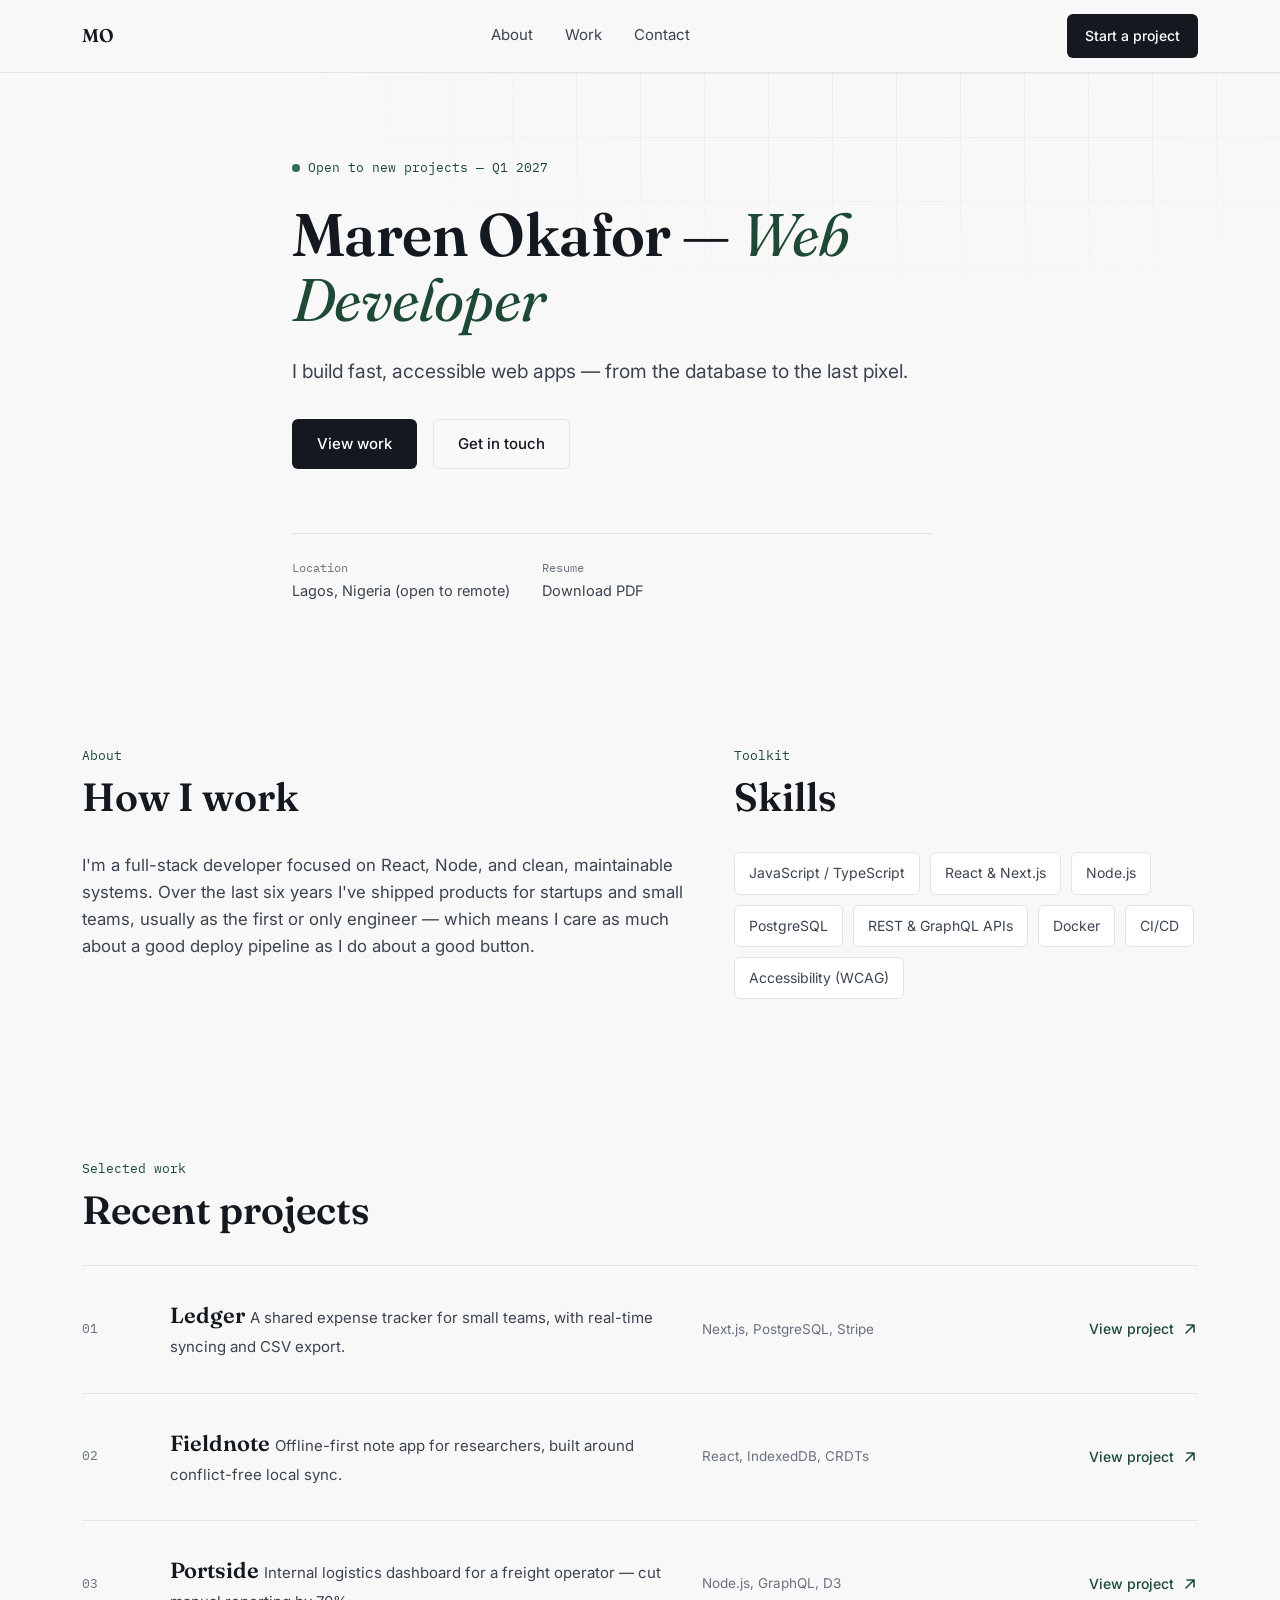
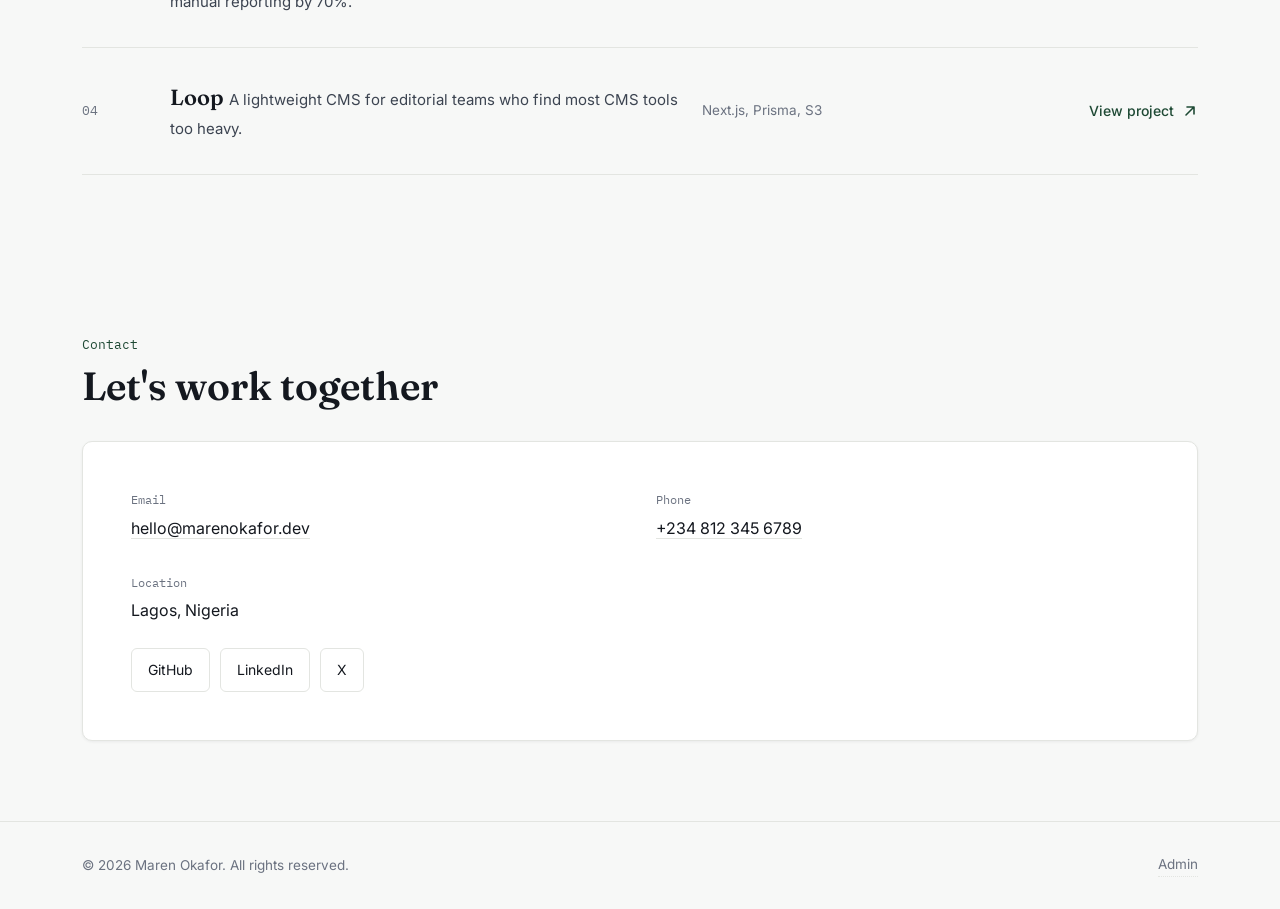
<file: portfolio-site/portfolio/index.html>
<!doctype html>
<html lang="en">
<head>
  <meta charset="UTF-8" />
  <meta name="viewport" content="width=device-width, initial-scale=1, viewport-fit=cover" />
  <title>Web Developer Portfolio</title>
  <meta name="description" content="Portfolio of a full-stack web developer — selected projects, skills, and contact details." />
  <link rel="preconnect" href="https://fonts.googleapis.com">
  <link rel="preconnect" href="https://fonts.gstatic.com" crossorigin>
  <link href="https://fonts.googleapis.com/css2?family=Fraunces:ital,wght@0,500;0,600;1,400&family=Inter:wght@400;500;600&family=IBM+Plex+Mono:wght@400;500&display=swap" rel="stylesheet">
  <link rel="stylesheet" href="css/styles.css" />
</head>
<body>
  <a class="skip-link" href="#main">Skip to content</a>

  <header class="site-header">
    <div class="container nav">
      <a href="#top" class="nav-mark" id="nav-mark" aria-label="Home">MO</a>
      <nav class="nav-links" aria-label="Primary">
        <a href="#about">About</a>
        <a href="#work">Work</a>
        <a href="#contact">Contact</a>
      </nav>
      <a class="nav-cta" href="#contact">Start a project</a>
      <button class="nav-toggle" id="nav-toggle" aria-label="Open menu" aria-expanded="false" aria-controls="mobile-menu">
        <svg width="20" height="20" viewBox="0 0 20 20" fill="none" aria-hidden="true">
          <path d="M3 5H17M3 10H17M3 15H17" stroke="currentColor" stroke-width="1.6" stroke-linecap="round"/>
        </svg>
      </button>
    </div>
    <div class="container">
      <nav class="mobile-menu" id="mobile-menu" aria-label="Mobile">
        <a href="#about">About</a>
        <a href="#work">Work</a>
        <a href="#contact">Contact</a>
      </nav>
    </div>
  </header>

  <main id="main">
    <section class="hero" id="top">
      <div class="hero-grid" aria-hidden="true"></div>
      <div class="container hero-inner">
        <span class="hero-eyebrow"><span class="dot"></span><span id="hero-availability"></span></span>
        <h1 class="hero-title">
          <span id="hero-name"></span> — <span class="hero-role" id="hero-role"></span>
        </h1>
        <p class="hero-tagline" id="hero-tagline"></p>
        <div class="hero-actions">
          <a class="btn btn-primary" href="#work">View work</a>
          <a class="btn btn-secondary" href="#contact">Get in touch</a>
        </div>
        <div class="hero-meta">
          <div class="hero-meta-item">
            <span class="hero-meta-label">Location</span>
            <span class="hero-meta-value" id="hero-location"></span>
          </div>
          <div class="hero-meta-item">
            <span class="hero-meta-label">Resume</span>
            <span class="hero-meta-value"><a id="hero-resume" href="#">Download PDF</a></span>
          </div>
        </div>
      </div>
    </section>

    <section class="section" id="about">
      <div class="container about-layout">
        <div>
          <div class="section-head">
            <span class="section-kicker">About</span>
            <h2 class="section-title">How I work</h2>
          </div>
          <div class="about-bio" id="about-bio"></div>
        </div>
        <div>
          <div class="section-head">
            <span class="section-kicker">Toolkit</span>
            <h2 class="section-title">Skills</h2>
          </div>
          <ul class="skills-list" id="skills-list"></ul>
        </div>
      </div>
    </section>

    <section class="section" id="work">
      <div class="container">
        <div class="section-head">
          <span class="section-kicker">Selected work</span>
          <h2 class="section-title">Recent projects</h2>
        </div>
        <div class="project-list" id="project-list"></div>
      </div>
    </section>

    <section class="section" id="contact">
      <div class="container">
        <div class="section-head">
          <span class="section-kicker">Contact</span>
          <h2 class="section-title">Let's work together</h2>
        </div>
        <div class="contact-panel">
          <div class="contact-grid">
            <div class="contact-item">
              <span class="contact-label">Email</span>
              <span class="contact-value"><a id="contact-email" href="#"></a></span>
            </div>
            <div class="contact-item">
              <span class="contact-label">Phone</span>
              <span class="contact-value"><a id="contact-phone" href="#"></a></span>
            </div>
            <div class="contact-item">
              <span class="contact-label">Location</span>
              <span class="contact-value" id="contact-location"></span>
            </div>
          </div>
          <div class="social-row" id="social-row"></div>
        </div>
      </div>
    </section>
  </main>

  <footer class="site-footer">
    <div class="container footer-row">
      <span>&copy; <span id="footer-year"></span> <span id="footer-name"></span>. All rights reserved.</span>
      <a class="footer-admin-link" href="admin/">Admin</a>
    </div>
  </footer>

  <script src="js/data.js"></script>
  <script src="js/main.js"></script>
</body>
</html>
</file>
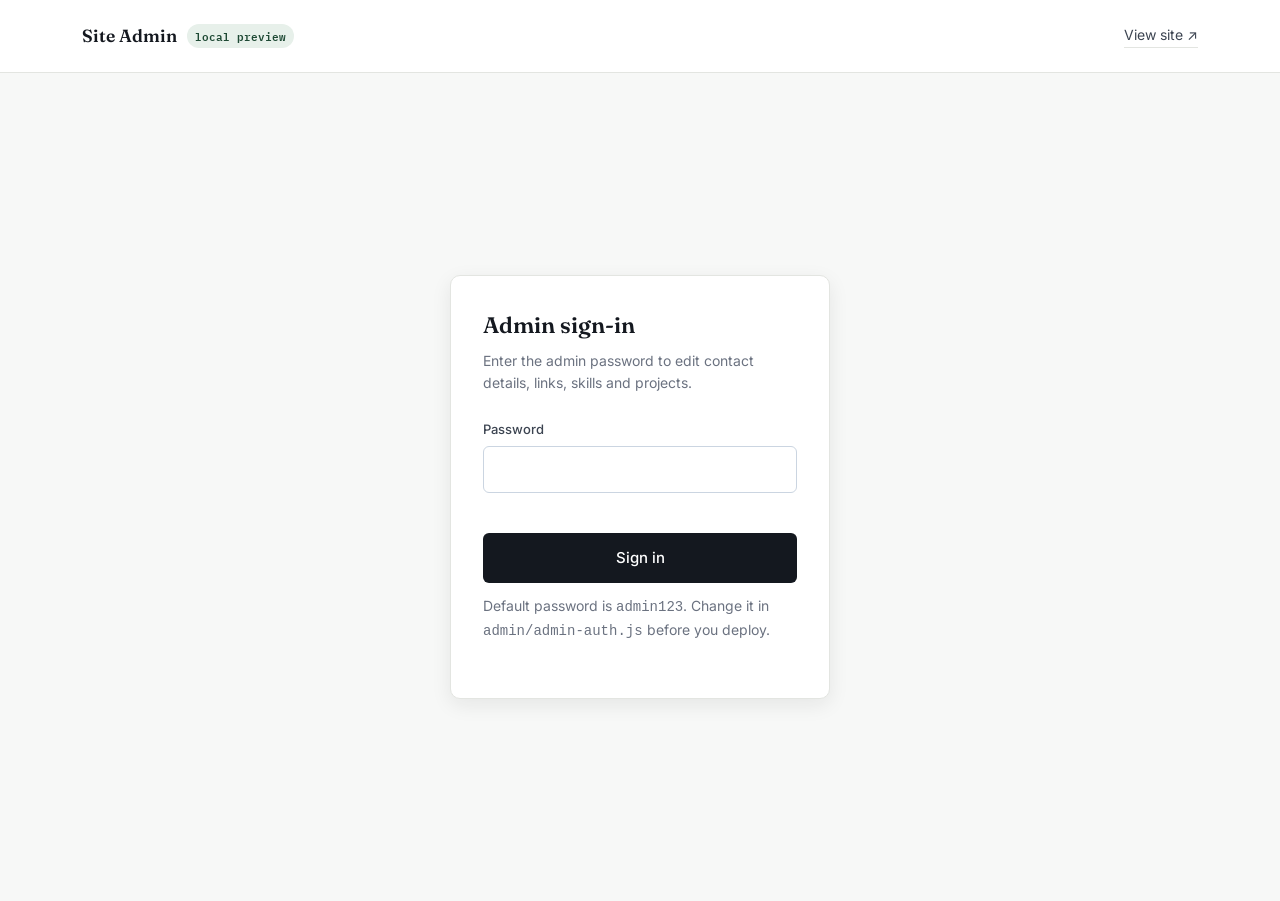
<file: portfolio-site/portfolio/admin/index.html>
<!doctype html>
<html lang="en">
<head>
  <meta charset="UTF-8" />
  <meta name="viewport" content="width=device-width, initial-scale=1, viewport-fit=cover" />
  <title>Admin — Edit site content</title>
  <meta name="robots" content="noindex, nofollow" />
  <link rel="preconnect" href="https://fonts.googleapis.com">
  <link rel="preconnect" href="https://fonts.gstatic.com" crossorigin>
  <link href="https://fonts.googleapis.com/css2?family=Fraunces:ital,wght@0,500;0,600;1,400&family=Inter:wght@400;500;600&family=IBM+Plex+Mono:wght@400;500&display=swap" rel="stylesheet">
  <link rel="stylesheet" href="../css/styles.css" />
  <link rel="stylesheet" href="admin.css" />
</head>
<body>
  <header class="admin-header">
    <div class="container">
      <span class="admin-brand">Site Admin <span class="tag">local preview</span></span>
      <div class="admin-header-actions">
        <a class="admin-link" href="../index.html" target="_blank" rel="noopener">View site ↗</a>
        <button class="admin-link" id="logout-btn" style="display:none; border:none; background:none; cursor:pointer;">Log out</button>
      </div>
    </div>
  </header>

  <!-- Login gate -->
  <section class="login-screen" id="login-screen">
    <form class="login-card" id="login-form">
      <h1>Admin sign-in</h1>
      <p>Enter the admin password to edit contact details, links, skills and projects.</p>
      <div class="field">
        <label for="password">Password</label>
        <input type="password" id="password" name="password" autocomplete="current-password" required />
      </div>
      <div class="field" style="margin-bottom: var(--space-2);">
        <span class="hint" id="login-error" style="color:#B91C1C; display:none;">Incorrect password. Try again.</span>
      </div>
      <button type="submit" class="btn btn-primary btn-block">Sign in</button>
      <p class="hint" style="margin-top:12px;">Default password is <code>admin123</code>. Change it in <code>admin/admin-auth.js</code> before you deploy.</p>
    </form>
  </section>

  <!-- Dashboard -->
  <main class="admin-main" id="dashboard" style="display:none;">
    <div class="container admin-grid">
      <div>
        <div class="panel">
          <h2>Profile</h2>
          <div class="two-col">
            <div class="field"><label for="f-name">Full name</label><input id="f-name" type="text" /></div>
            <div class="field"><label for="f-role">Role / title</label><input id="f-role" type="text" /></div>
          </div>
          <div class="field"><label for="f-tagline">Tagline</label><input id="f-tagline" type="text" /></div>
          <div class="field"><label for="f-bio">Bio</label><textarea id="f-bio"></textarea><span class="hint">Separate paragraphs with a blank line.</span></div>
          <div class="two-col">
            <div class="field"><label for="f-availability">Availability line</label><input id="f-availability" type="text" /></div>
            <div class="field"><label for="f-location">Location (shown in hero)</label><input id="f-location" type="text" /></div>
          </div>
          <div class="field"><label for="f-resume">Resume URL</label><input id="f-resume" type="text" placeholder="https://..." /></div>
        </div>

        <div class="panel">
          <h2>Contact details</h2>
          <div class="two-col">
            <div class="field"><label for="f-email">Email</label><input id="f-email" type="email" /></div>
            <div class="field"><label for="f-phone">Phone</label><input id="f-phone" type="tel" /></div>
          </div>
          <div class="field"><label for="f-contact-location">Location (shown in contact card)</label><input id="f-contact-location" type="text" /></div>
        </div>

        <div class="panel">
          <h2>Social links</h2>
          <div id="socials-list"></div>
          <button type="button" class="add-row-btn" id="add-social">+ Add social link</button>
        </div>

        <div class="panel">
          <h2>Skills</h2>
          <div id="skills-list-admin"></div>
          <button type="button" class="add-row-btn" id="add-skill">+ Add skill</button>
        </div>

        <div class="panel">
          <h2>Projects</h2>
          <div id="projects-list"></div>
          <button type="button" class="add-row-btn" id="add-project">+ Add project</button>
        </div>
      </div>

      <div>
        <div class="action-bar">
          <div class="panel">
            <h2>Save changes</h2>
            <div class="status-msg" id="status-msg">Saved. Reload the site tab to see it live.</div>
            <button type="button" class="btn btn-primary btn-block" id="save-btn">Save changes</button>
            <p class="hint" style="margin: var(--space-2) 0;">Saves to this browser only, so you can preview instantly.</p>
            <button type="button" class="btn btn-secondary btn-block" id="export-btn">Export data.js</button>
            <p class="hint" style="margin: var(--space-2) 0;">Download the updated file, replace <code>js/data.js</code> in your project, then redeploy — that's what visitors will see.</p>
            <button type="button" class="btn btn-danger-outline btn-block" id="reset-btn">Reset to defaults</button>
          </div>
          <div class="note-box">
            <strong>How this works:</strong> edits here save to your browser (localStorage) so you can preview them on the "View site" tab instantly. They are not visible to other visitors until you export <code>data.js</code>, commit it, and redeploy on Vercel. For a shared, always-on admin (multiple editors, no redeploy needed), swap this for a small database like Vercel KV or Postgres later.
          </div>
        </div>
      </div>
    </div>
  </main>

  <script src="../js/data.js"></script>
  <script src="admin-auth.js"></script>
  <script src="admin.js"></script>
</body>
</html>
</file>
<file: portfolio-site/portfolio/css/styles.css>
/* ==========================================================================
   Tokens
   ========================================================================== */
:root {
  /* Color */
  --color-bg: #F7F8F7;
  --color-surface: #FFFFFF;
  --color-ink: #14181F;
  --color-ink-soft: #3C4451;
  --color-muted: #6B7280;
  --color-border: #E3E5E1;
  --color-accent: #2F6F4E;
  --color-accent-ink: #1E4934;
  --color-accent-soft: #E7F0EA;

  /* Type */
  --font-display: "Fraunces", Georgia, "Times New Roman", serif;
  --font-body: "Inter", -apple-system, BlinkMacSystemFont, "Segoe UI", Roboto, sans-serif;
  --font-mono: "IBM Plex Mono", ui-monospace, SFMono-Regular, Menlo, Consolas, monospace;

  /* Spacing (multiples of 8px) */
  --space-1: 8px;
  --space-2: 16px;
  --space-3: 24px;
  --space-4: 32px;
  --space-5: 48px;
  --space-6: 64px;
  --space-7: 80px;
  --space-8: 96px;

  /* Radius */
  --radius-sm: 6px;
  --radius-md: 10px;

  /* Shadow */
  --shadow-sm: 0 1px 3px rgba(20, 24, 31, 0.06);
  --shadow-md: 0 6px 20px rgba(20, 24, 31, 0.08);

  --container-max: 1180px;
}

/* ==========================================================================
   Reset
   ========================================================================== */
*, *::before, *::after { box-sizing: border-box; }
html {
  scroll-behavior: smooth;
  -webkit-text-size-adjust: 100%;
}
@media (prefers-reduced-motion: reduce) {
  html { scroll-behavior: auto; }
  *, *::before, *::after {
    animation-duration: 0.01ms !important;
    animation-iteration-count: 1 !important;
    transition-duration: 0.01ms !important;
  }
}
body {
  margin: 0;
  background: var(--color-bg);
  color: var(--color-ink);
  font-family: var(--font-body);
  font-size: clamp(16px, 1rem + 0.2vw, 17px);
  line-height: 1.6;
  -webkit-font-smoothing: antialiased;
}
img { max-width: 100%; height: auto; display: block; }
a { color: inherit; text-decoration: none; }
ul { margin: 0; padding: 0; list-style: none; }
h1, h2, h3, h4, p { margin: 0; }
button, input, textarea, select { font: inherit; color: inherit; }
:focus-visible {
  outline: 2px solid var(--color-accent);
  outline-offset: 3px;
}

/* ==========================================================================
   Layout primitives
   ========================================================================== */
.container {
  width: 100%;
  max-width: var(--container-max);
  margin: 0 auto;
  padding: 0 var(--space-2);
}
@media (min-width: 768px) { .container { padding: 0 var(--space-3); } }
@media (min-width: 1280px) { .container { padding: 0 var(--space-4); } }

.section { padding: var(--space-6) 0; }
@media (min-width: 768px) { .section { padding: var(--space-7) 0; } }

.section-head {
  display: flex;
  flex-direction: column;
  gap: var(--space-1);
  margin-bottom: var(--space-4);
  max-width: 60ch;
}
.section-kicker {
  font-family: var(--font-mono);
  font-size: 13px;
  color: var(--color-accent-ink);
}
.section-title {
  font-family: var(--font-display);
  font-weight: 600;
  font-size: clamp(1.75rem, 1.5rem + 1.2vw, 2.5rem);
  line-height: 1.15;
}

/* ==========================================================================
   Skip link / accessibility
   ========================================================================== */
.skip-link {
  position: absolute;
  left: var(--space-2);
  top: -100px;
  background: var(--color-ink);
  color: #fff;
  padding: 12px 18px;
  border-radius: var(--radius-sm);
  z-index: 100;
  transition: top 150ms ease;
}
.skip-link:focus { top: var(--space-2); }

/* ==========================================================================
   Header / Nav
   ========================================================================== */
.site-header {
  position: sticky;
  top: 0;
  z-index: 40;
  background: rgba(247, 248, 247, 0.88);
  backdrop-filter: blur(8px);
  border-bottom: 1px solid var(--color-border);
}
.nav {
  display: flex;
  align-items: center;
  justify-content: space-between;
  min-height: 72px;
  gap: var(--space-2);
}
.nav-mark {
  font-family: var(--font-display);
  font-weight: 600;
  font-size: 1.15rem;
  letter-spacing: -0.01em;
}
.nav-links {
  display: none;
  align-items: center;
  gap: var(--space-4);
}
@media (min-width: 768px) {
  .nav-links { display: flex; }
}
.nav-links a {
  font-size: 15px;
  color: var(--color-ink-soft);
  padding: var(--space-1) 0;
  border-bottom: 2px solid transparent;
  transition: color 150ms ease, border-color 150ms ease;
}
.nav-links a:hover,
.nav-links a:focus-visible { color: var(--color-ink); border-color: var(--color-accent); }

.nav-cta {
  display: inline-flex;
  align-items: center;
  gap: 8px;
  background: var(--color-ink);
  color: #fff;
  padding: 10px 18px;
  border-radius: var(--radius-sm);
  font-size: 14px;
  font-weight: 500;
  min-height: 44px;
  transition: background 150ms ease;
}
.nav-cta:hover, .nav-cta:focus-visible { background: var(--color-accent-ink); }

.nav-toggle {
  display: inline-flex;
  align-items: center;
  justify-content: center;
  width: 44px;
  height: 44px;
  border: 1px solid var(--color-border);
  border-radius: var(--radius-sm);
  background: var(--color-surface);
}
@media (min-width: 768px) { .nav-toggle { display: none; } }

.mobile-menu {
  display: none;
  flex-direction: column;
  gap: var(--space-1);
  padding: var(--space-2) 0 var(--space-3);
  border-top: 1px solid var(--color-border);
}
.mobile-menu.is-open { display: flex; }
.mobile-menu a {
  padding: 14px var(--space-1);
  min-height: 44px;
  display: flex;
  align-items: center;
  font-size: 16px;
  border-radius: var(--radius-sm);
}
.mobile-menu a:hover, .mobile-menu a:focus-visible { background: var(--color-accent-soft); }

/* ==========================================================================
   Hero
   ========================================================================== */
.hero {
  padding: var(--space-7) 0 var(--space-6);
  position: relative;
  overflow: hidden;
}
.hero-grid {
  position: absolute;
  inset: 0;
  background-image:
    linear-gradient(to right, var(--color-border) 1px, transparent 1px),
    linear-gradient(to bottom, var(--color-border) 1px, transparent 1px);
  background-size: 64px 64px;
  mask-image: radial-gradient(ellipse 70% 60% at 70% 0%, black 10%, transparent 70%);
  opacity: 0.6;
  pointer-events: none;
}
.hero-inner { position: relative; max-width: 760px; }
.hero-eyebrow {
  font-family: var(--font-mono);
  font-size: 13px;
  color: var(--color-accent-ink);
  display: inline-flex;
  align-items: center;
  gap: 8px;
  margin-bottom: var(--space-3);
}
.hero-eyebrow .dot {
  width: 8px; height: 8px; border-radius: 50%;
  background: var(--color-accent);
}
.hero-title {
  font-family: var(--font-display);
  font-weight: 600;
  font-size: clamp(2.25rem, 1.7rem + 3vw, 3.75rem);
  line-height: 1.08;
  letter-spacing: -0.01em;
}
.hero-role {
  font-family: var(--font-display);
  font-style: italic;
  font-weight: 400;
  color: var(--color-accent-ink);
}
.hero-tagline {
  margin-top: var(--space-3);
  font-size: clamp(1.05rem, 1rem + 0.3vw, 1.2rem);
  color: var(--color-ink-soft);
  max-width: 56ch;
}
.hero-actions {
  display: flex;
  flex-wrap: wrap;
  gap: var(--space-2);
  margin-top: var(--space-4);
}

.btn {
  display: inline-flex;
  align-items: center;
  justify-content: center;
  gap: 8px;
  min-height: 44px;
  padding: 12px 24px;
  border-radius: var(--radius-sm);
  font-size: 15px;
  font-weight: 500;
  border: 1px solid transparent;
  cursor: pointer;
  transition: background 150ms ease, border-color 150ms ease, color 150ms ease;
  width: 100%;
}
@media (min-width: 480px) { .btn { width: auto; } }
.btn-primary { background: var(--color-ink); color: #fff; }
.btn-primary:hover, .btn-primary:focus-visible { background: var(--color-accent-ink); }
.btn-secondary { background: transparent; border-color: var(--color-border); color: var(--color-ink); }
.btn-secondary:hover, .btn-secondary:focus-visible { border-color: var(--color-ink); }

.hero-meta {
  display: flex;
  flex-wrap: wrap;
  gap: var(--space-4);
  margin-top: var(--space-6);
  padding-top: var(--space-3);
  border-top: 1px solid var(--color-border);
  max-width: 640px;
}
.hero-meta-item { display: flex; flex-direction: column; gap: 2px; }
.hero-meta-label {
  font-family: var(--font-mono);
  font-size: 12px;
  color: var(--color-muted);
}
.hero-meta-value { font-size: 14.5px; color: var(--color-ink-soft); }

/* ==========================================================================
   About / Skills
   ========================================================================== */
.about-layout {
  display: grid;
  gap: var(--space-5);
  grid-template-columns: 1fr;
}
@media (min-width: 860px) {
  .about-layout { grid-template-columns: 1.3fr 1fr; align-items: start; }
}
.about-bio { font-size: 1.05rem; color: var(--color-ink-soft); max-width: 62ch; }
.about-bio p + p { margin-top: var(--space-2); }

.skills-list { display: flex; flex-wrap: wrap; gap: 10px; }
.skill-chip {
  border: 1px solid var(--color-border);
  background: var(--color-surface);
  padding: 9px 14px;
  border-radius: var(--radius-sm);
  font-size: 14px;
  color: var(--color-ink-soft);
}

/* ==========================================================================
   Projects (index style list)
   ========================================================================== */
.project-list { border-top: 1px solid var(--color-border); }
.project-row {
  display: grid;
  grid-template-columns: 1fr;
  gap: var(--space-2);
  padding: var(--space-4) 0;
  border-bottom: 1px solid var(--color-border);
  text-decoration: none;
  color: inherit;
}
@media (min-width: 768px) {
  .project-row {
    grid-template-columns: 64px 1.4fr 1fr auto;
    align-items: center;
    gap: var(--space-3);
  }
}
.project-index {
  font-family: var(--font-mono);
  font-size: 13px;
  color: var(--color-muted);
}
.project-main { min-width: 0; }
.project-title {
  font-family: var(--font-display);
  font-size: clamp(1.15rem, 1.05rem + 0.4vw, 1.4rem);
  font-weight: 600;
  margin-bottom: 6px;
}
.project-summary { color: var(--color-ink-soft); font-size: 15px; max-width: 56ch; }
.project-stack { font-size: 13.5px; color: var(--color-muted); }
.project-cta {
  display: inline-flex;
  align-items: center;
  gap: 8px;
  font-size: 14px;
  font-weight: 500;
  color: var(--color-accent-ink);
  min-height: 44px;
  padding: 8px 0;
}
.project-row svg { transition: transform 150ms ease; flex-shrink: 0; }
.project-row:hover svg, .project-row:focus-visible svg { transform: translate(3px, -3px); }
.project-row:hover .project-title, .project-row:focus-visible .project-title { color: var(--color-accent-ink); }

/* ==========================================================================
   Contact
   ========================================================================== */
.contact-panel {
  background: var(--color-surface);
  border: 1px solid var(--color-border);
  border-radius: var(--radius-md);
  padding: var(--space-4);
  box-shadow: var(--shadow-sm);
}
@media (min-width: 768px) { .contact-panel { padding: var(--space-5); } }
.contact-grid {
  display: grid;
  grid-template-columns: 1fr;
  gap: var(--space-4);
}
@media (min-width: 768px) {
  .contact-grid { grid-template-columns: 1fr 1fr; }
}
.contact-item { display: flex; flex-direction: column; gap: 6px; }
.contact-label {
  font-family: var(--font-mono);
  font-size: 12px;
  color: var(--color-muted);
}
.contact-value { font-size: 16px; }
.contact-value a { border-bottom: 1px solid var(--color-border); transition: border-color 150ms ease; }
.contact-value a:hover, .contact-value a:focus-visible { border-color: var(--color-accent); }

.social-row { display: flex; flex-wrap: wrap; gap: 10px; margin-top: var(--space-3); }
.social-link {
  border: 1px solid var(--color-border);
  padding: 10px 16px;
  border-radius: var(--radius-sm);
  font-size: 14px;
  min-height: 44px;
  display: inline-flex;
  align-items: center;
  transition: border-color 150ms ease, background 150ms ease;
}
.social-link:hover, .social-link:focus-visible { border-color: var(--color-ink); background: var(--color-accent-soft); }

/* ==========================================================================
   Footer
   ========================================================================== */
.site-footer {
  border-top: 1px solid var(--color-border);
  padding: var(--space-4) 0;
}
.footer-row {
  display: flex;
  flex-direction: column;
  gap: var(--space-2);
  font-size: 13.5px;
  color: var(--color-muted);
}
@media (min-width: 640px) {
  .footer-row { flex-direction: row; justify-content: space-between; align-items: center; }
}
.footer-admin-link { color: var(--color-muted); border-bottom: 1px dotted var(--color-border); }
.footer-admin-link:hover, .footer-admin-link:focus-visible { color: var(--color-ink); }

/* ==========================================================================
   Utility
   ========================================================================== */
.visually-hidden {
  position: absolute !important;
  width: 1px; height: 1px;
  padding: 0; margin: -1px;
  overflow: hidden;
  clip: rect(0,0,0,0);
  white-space: nowrap;
  border: 0;
}
</file>
<file: portfolio-site/portfolio/admin/admin.css>
body { background: var(--color-bg); }

.admin-header {
  border-bottom: 1px solid var(--color-border);
  background: var(--color-surface);
}
.admin-header .container {
  display: flex;
  align-items: center;
  justify-content: space-between;
  min-height: 72px;
  gap: var(--space-2);
  flex-wrap: wrap;
}
.admin-brand {
  font-family: var(--font-display);
  font-weight: 600;
  font-size: 1.1rem;
  display: flex;
  align-items: center;
  gap: 10px;
}
.admin-brand .tag {
  font-family: var(--font-mono);
  font-size: 11px;
  background: var(--color-accent-soft);
  color: var(--color-accent-ink);
  padding: 3px 8px;
  border-radius: 999px;
}
.admin-header-actions { display: flex; gap: var(--space-2); align-items: center; flex-wrap: wrap; }
.admin-link {
  font-size: 14px;
  color: var(--color-ink-soft);
  border-bottom: 1px solid var(--color-border);
}
.admin-link:hover { color: var(--color-ink); border-color: var(--color-accent); }

/* Login */
.login-screen {
  min-height: calc(100dvh - 72px);
  display: flex;
  align-items: center;
  justify-content: center;
  padding: var(--space-3);
}
.login-card {
  width: 100%;
  max-width: 380px;
  background: var(--color-surface);
  border: 1px solid var(--color-border);
  border-radius: var(--radius-md);
  padding: var(--space-4);
  box-shadow: var(--shadow-md);
}
.login-card h1 {
  font-family: var(--font-display);
  font-size: 1.4rem;
  font-weight: 600;
  margin-bottom: 6px;
}
.login-card p { color: var(--color-muted); font-size: 14px; margin-bottom: var(--space-3); }

/* Form elements */
.field { display: flex; flex-direction: column; gap: 6px; margin-bottom: var(--space-3); }
.field label {
  font-size: 13px;
  font-weight: 500;
  color: var(--color-ink-soft);
}
.field .hint { font-size: 12.5px; color: var(--color-muted); }
.field input, .field textarea {
  border: 1px solid #CBD5E1;
  border-radius: var(--radius-sm);
  padding: 10px 12px;
  font-size: 16px;
  background: var(--color-surface);
  min-height: 44px;
  width: 100%;
  transition: border-color 150ms ease, box-shadow 150ms ease;
}
.field textarea { min-height: 120px; resize: vertical; font-family: var(--font-body); }
.field input:focus, .field textarea:focus {
  outline: none;
  border-color: #3B82F6;
  box-shadow: 0 0 0 3px rgba(59,130,246,0.12);
}

/* Admin layout */
.admin-main { padding: var(--space-5) 0 var(--space-8); }
.admin-grid {
  display: grid;
  grid-template-columns: 1fr;
  gap: var(--space-4);
}
@media (min-width: 960px) {
  .admin-grid { grid-template-columns: 2fr 1fr; align-items: start; }
}
.panel {
  background: var(--color-surface);
  border: 1px solid var(--color-border);
  border-radius: var(--radius-md);
  padding: var(--space-3);
  box-shadow: var(--shadow-sm);
}
@media (min-width: 640px) { .panel { padding: var(--space-4); } }
.panel + .panel { margin-top: var(--space-3); }
.panel h2 {
  font-family: var(--font-display);
  font-size: 1.15rem;
  font-weight: 600;
  margin-bottom: var(--space-3);
}
.two-col { display: grid; grid-template-columns: 1fr; gap: 0 var(--space-3); }
@media (min-width: 640px) { .two-col { grid-template-columns: 1fr 1fr; } }

/* Repeatable rows (skills / socials / projects) */
.repeat-row {
  border: 1px solid var(--color-border);
  border-radius: var(--radius-sm);
  padding: var(--space-2);
  margin-bottom: var(--space-2);
  position: relative;
}
.repeat-row-head {
  display: flex;
  justify-content: space-between;
  align-items: center;
  margin-bottom: var(--space-1);
}
.repeat-row-head span {
  font-family: var(--font-mono);
  font-size: 12px;
  color: var(--color-muted);
}
.icon-btn {
  min-width: 36px;
  min-height: 36px;
  display: inline-flex;
  align-items: center;
  justify-content: center;
  border: 1px solid var(--color-border);
  border-radius: var(--radius-sm);
  background: var(--color-surface);
  cursor: pointer;
  color: var(--color-muted);
}
.icon-btn:hover { border-color: #DC2626; color: #DC2626; }

.add-row-btn {
  display: inline-flex;
  align-items: center;
  gap: 8px;
  border: 1px dashed var(--color-border);
  border-radius: var(--radius-sm);
  padding: 10px 14px;
  min-height: 44px;
  color: var(--color-ink-soft);
  background: transparent;
  cursor: pointer;
  width: 100%;
  justify-content: center;
  font-size: 14px;
}
.add-row-btn:hover { border-color: var(--color-accent); color: var(--color-accent-ink); background: var(--color-accent-soft); }

/* Sticky action bar */
.action-bar {
  position: sticky;
  top: var(--space-2);
  display: flex;
  flex-direction: column;
  gap: 10px;
}
.status-msg {
  font-size: 13.5px;
  padding: 10px 12px;
  border-radius: var(--radius-sm);
  background: var(--color-accent-soft);
  color: var(--color-accent-ink);
  display: none;
}
.status-msg.is-visible { display: block; }
.note-box {
  font-size: 13px;
  color: var(--color-muted);
  background: #FFF8EC;
  border: 1px solid #F3E3BF;
  border-radius: var(--radius-sm);
  padding: var(--space-2);
  line-height: 1.55;
}
.btn-block { width: 100%; }
.btn-danger-outline {
  background: transparent;
  border: 1px solid var(--color-border);
  color: #B91C1C;
}
.btn-danger-outline:hover { border-color: #B91C1C; background: #FEF2F2; }
</file>
